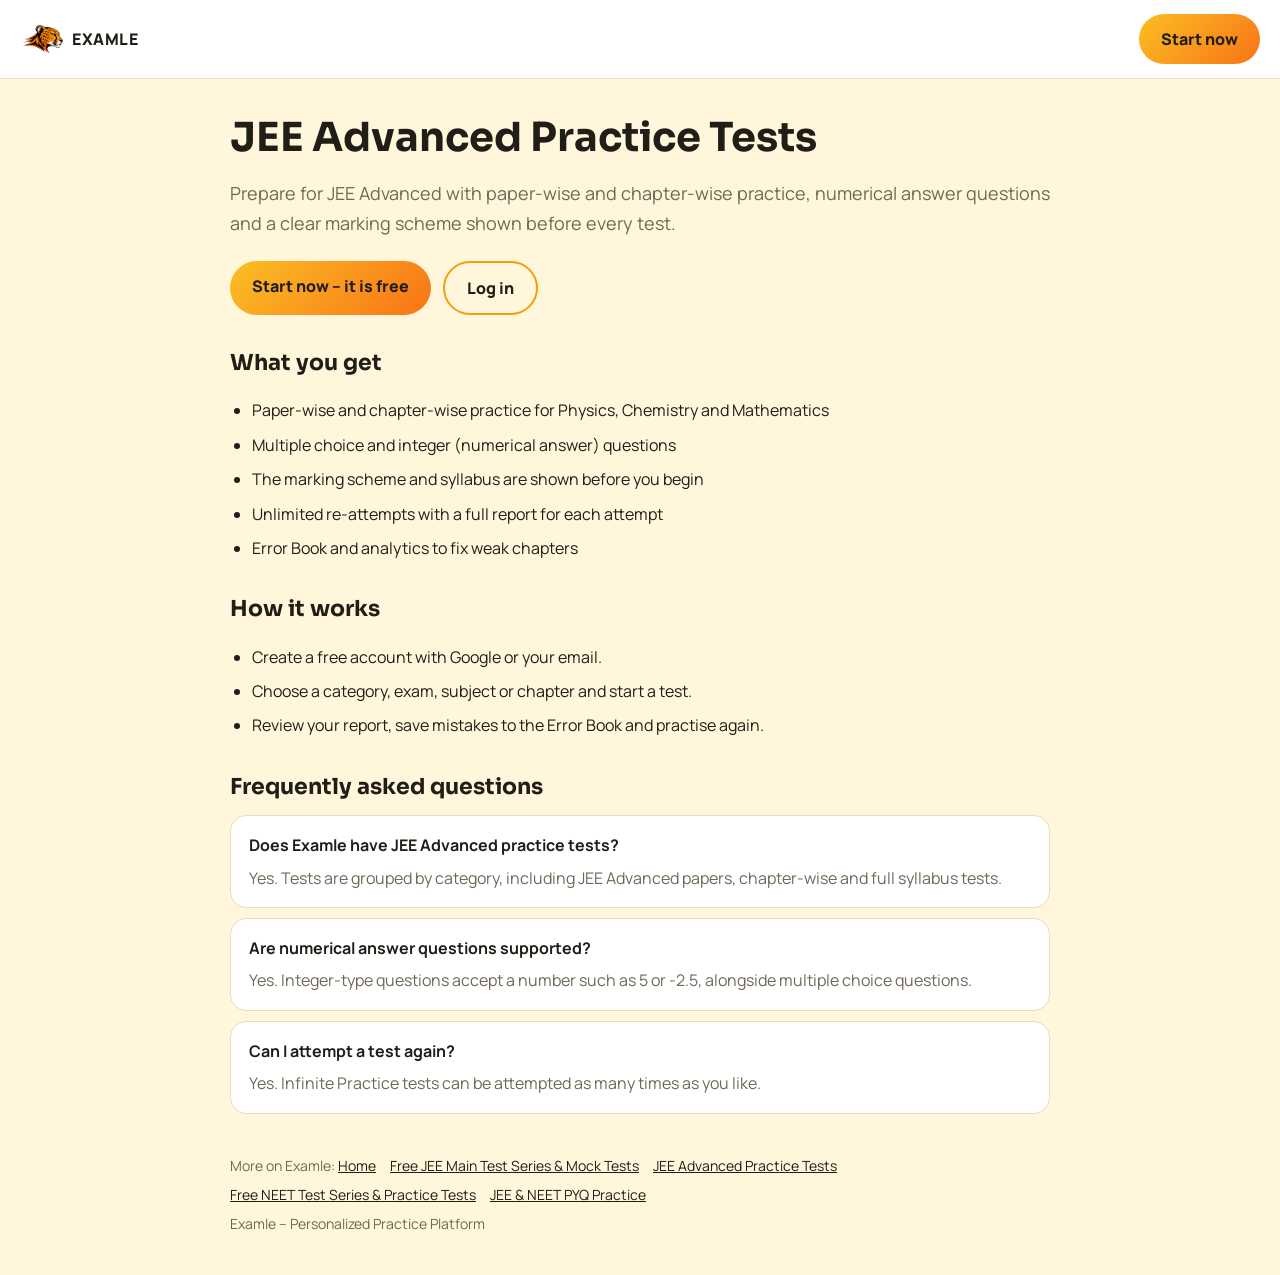
<file: jee-advanced-practice-tests.html>
<!DOCTYPE html>
<html lang="en">
<head>
<meta charset="UTF-8">
<meta name="viewport" content="width=device-width, initial-scale=1">
<title>JEE Advanced Practice Tests &amp; Paper-wise Practice | Examle</title>
<meta name="description" content="Prepare for JEE Advanced with paper-wise and chapter-wise practice, numerical answer questions and a clear marking scheme shown before every test.">
<meta name="robots" content="index, follow, max-image-preview:large">
<link rel="canonical" href="https://examle-tech.netlify.app/jee-advanced-practice-tests.html">
<meta property="og:type" content="website"><meta property="og:site_name" content="Examle">
<meta property="og:title" content="JEE Advanced Practice Tests &amp; Paper-wise Practice | Examle"><meta property="og:description" content="Prepare for JEE Advanced with paper-wise and chapter-wise practice, numerical answer questions and a clear marking scheme shown before every test.">
<meta property="og:url" content="https://examle-tech.netlify.app/jee-advanced-practice-tests.html"><meta property="og:image" content="https://examle-tech.netlify.app/assets/examle-emblem.png">
<meta name="twitter:card" content="summary"><meta name="theme-color" content="#0E0E10">
<link rel="icon" type="image/png" sizes="32x32" href="assets/examle-favicon-32.png">
<link rel="apple-touch-icon" href="assets/examle-apple-touch-icon.png">
<link rel="preconnect" href="https://fonts.googleapis.com">
<link rel="preconnect" href="https://fonts.gstatic.com" crossorigin>
<link href="https://fonts.googleapis.com/css2?family=Manrope:wght@400;500;600;700;800&family=Sora:wght@400;500;600;700;800&display=swap" rel="stylesheet">
<script type="application/ld+json">{"@context": "https://schema.org", "@graph": [{"@type": "WebPage", "@id": "https://examle-tech.netlify.app/jee-advanced-practice-tests.html", "url": "https://examle-tech.netlify.app/jee-advanced-practice-tests.html", "name": "JEE Advanced Practice Tests & Paper-wise Practice | Examle", "description": "Prepare for JEE Advanced with paper-wise and chapter-wise practice, numerical answer questions and a clear marking scheme shown before every test.", "isPartOf": {"@id": "https://examle-tech.netlify.app/#site"}, "inLanguage": "en-IN"}, {"@type": "BreadcrumbList", "itemListElement": [{"@type": "ListItem", "position": 1, "name": "Examle", "item": "https://examle-tech.netlify.app/"}, {"@type": "ListItem", "position": 2, "name": "JEE Advanced Practice Tests", "item": "https://examle-tech.netlify.app/jee-advanced-practice-tests.html"}]}, {"@type": "FAQPage", "mainEntity": [{"@type": "Question", "name": "Does Examle have JEE Advanced practice tests?", "acceptedAnswer": {"@type": "Answer", "text": "Yes. Tests are grouped by category, including JEE Advanced papers, chapter-wise and full syllabus tests."}}, {"@type": "Question", "name": "Are numerical answer questions supported?", "acceptedAnswer": {"@type": "Answer", "text": "Yes. Integer-type questions accept a number such as 5 or -2.5, alongside multiple choice questions."}}, {"@type": "Question", "name": "Can I attempt a test again?", "acceptedAnswer": {"@type": "Answer", "text": "Yes. Infinite Practice tests can be attempted as many times as you like."}}]}]}</script>
<style>
:root{--bg:#FFF6DC;--card:#fff;--ink:#211D17;--muted:#6f6858;--line:#ecdcb6;--brand:#F59E0B}
@media (prefers-color-scheme:dark){:root{--bg:#14161C;--card:#1E212B;--ink:#F1F2F6;--muted:#a3a9b8;--line:#2c303c}}
*{box-sizing:border-box}body{margin:0;font-family:"Manrope",-apple-system,BlinkMacSystemFont,"Segoe UI",Roboto,Arial,sans-serif;background:var(--bg);color:var(--ink);line-height:1.65}h1,h2{font-family:"Sora","Manrope",-apple-system,BlinkMacSystemFont,"Segoe UI",sans-serif}
header{display:flex;align-items:center;justify-content:space-between;gap:12px;padding:14px 20px;background:var(--card);border-bottom:1px solid var(--line)}
.brand{display:flex;align-items:center;gap:8px;font-weight:900;letter-spacing:.04em;color:var(--ink);text-decoration:none}.brand img{height:30px;width:auto}
.btn{display:inline-block;padding:12px 22px;border-radius:999px;background:linear-gradient(135deg,#FBBF24,#F97316);color:#211D17;font-weight:800;text-decoration:none}
main{max-width:860px;margin:0 auto;padding:36px 20px 20px}h1{font-size:clamp(26px,5vw,40px);line-height:1.15;margin:0 0 12px}h2{font-size:22px;margin:30px 0 10px}
.lead{font-size:18px;color:var(--muted)}ul{padding-left:22px}li{margin:8px 0}
.card{background:var(--card);border:1px solid var(--line);border-radius:16px;padding:16px 18px;margin:10px 0}.card h3{margin:0 0 6px;font-size:16px}.card p{margin:0;color:var(--muted)}
.cta{display:flex;flex-wrap:wrap;gap:12px;margin:22px 0}.ghost{background:transparent;border:2px solid var(--brand);color:var(--ink)}
footer{max-width:860px;margin:0 auto;padding:10px 20px 40px;color:var(--muted);font-size:14px}footer a{color:var(--ink);margin-right:14px;display:inline-block;margin-bottom:6px}
</style>
</head>
<body>
<header><a class="brand" href="/"><img src="assets/examle-head.png" alt="Examle logo" width="44" height="30">EXAMLE</a><a class="btn" href="/#/register">Start now</a></header>
<main>
<h1>JEE Advanced Practice Tests</h1>
<p class="lead">Prepare for JEE Advanced with paper-wise and chapter-wise practice, numerical answer questions and a clear marking scheme shown before every test.</p>
<div class="cta"><a class="btn" href="/#/register">Start now – it is free</a><a class="btn ghost" href="/#/login">Log in</a></div>
<h2>What you get</h2>
<ul><li>Paper-wise and chapter-wise practice for Physics, Chemistry and Mathematics</li><li>Multiple choice and integer (numerical answer) questions</li><li>The marking scheme and syllabus are shown before you begin</li><li>Unlimited re-attempts with a full report for each attempt</li><li>Error Book and analytics to fix weak chapters</li></ul>
<h2>How it works</h2>
<ul><li>Create a free account with Google or your email.</li><li>Choose a category, exam, subject or chapter and start a test.</li><li>Review your report, save mistakes to the Error Book and practise again.</li></ul>
<h2>Frequently asked questions</h2>
<div class="card"><h3>Does Examle have JEE Advanced practice tests?</h3><p>Yes. Tests are grouped by category, including JEE Advanced papers, chapter-wise and full syllabus tests.</p></div><div class="card"><h3>Are numerical answer questions supported?</h3><p>Yes. Integer-type questions accept a number such as 5 or -2.5, alongside multiple choice questions.</p></div><div class="card"><h3>Can I attempt a test again?</h3><p>Yes. Infinite Practice tests can be attempted as many times as you like.</p></div>
</main>
<footer><div>More on Examle: <a href="/">Home</a><a href="jee-main-test-series.html">Free JEE Main Test Series &amp; Mock Tests</a><a href="jee-advanced-practice-tests.html">JEE Advanced Practice Tests</a><a href="neet-test-series.html">Free NEET Test Series &amp; Practice Tests</a><a href="jee-pyq-practice.html">JEE &amp; NEET PYQ Practice</a></div><div>Examle – Personalized Practice Platform</div></footer>
</body>
</html>
</file>
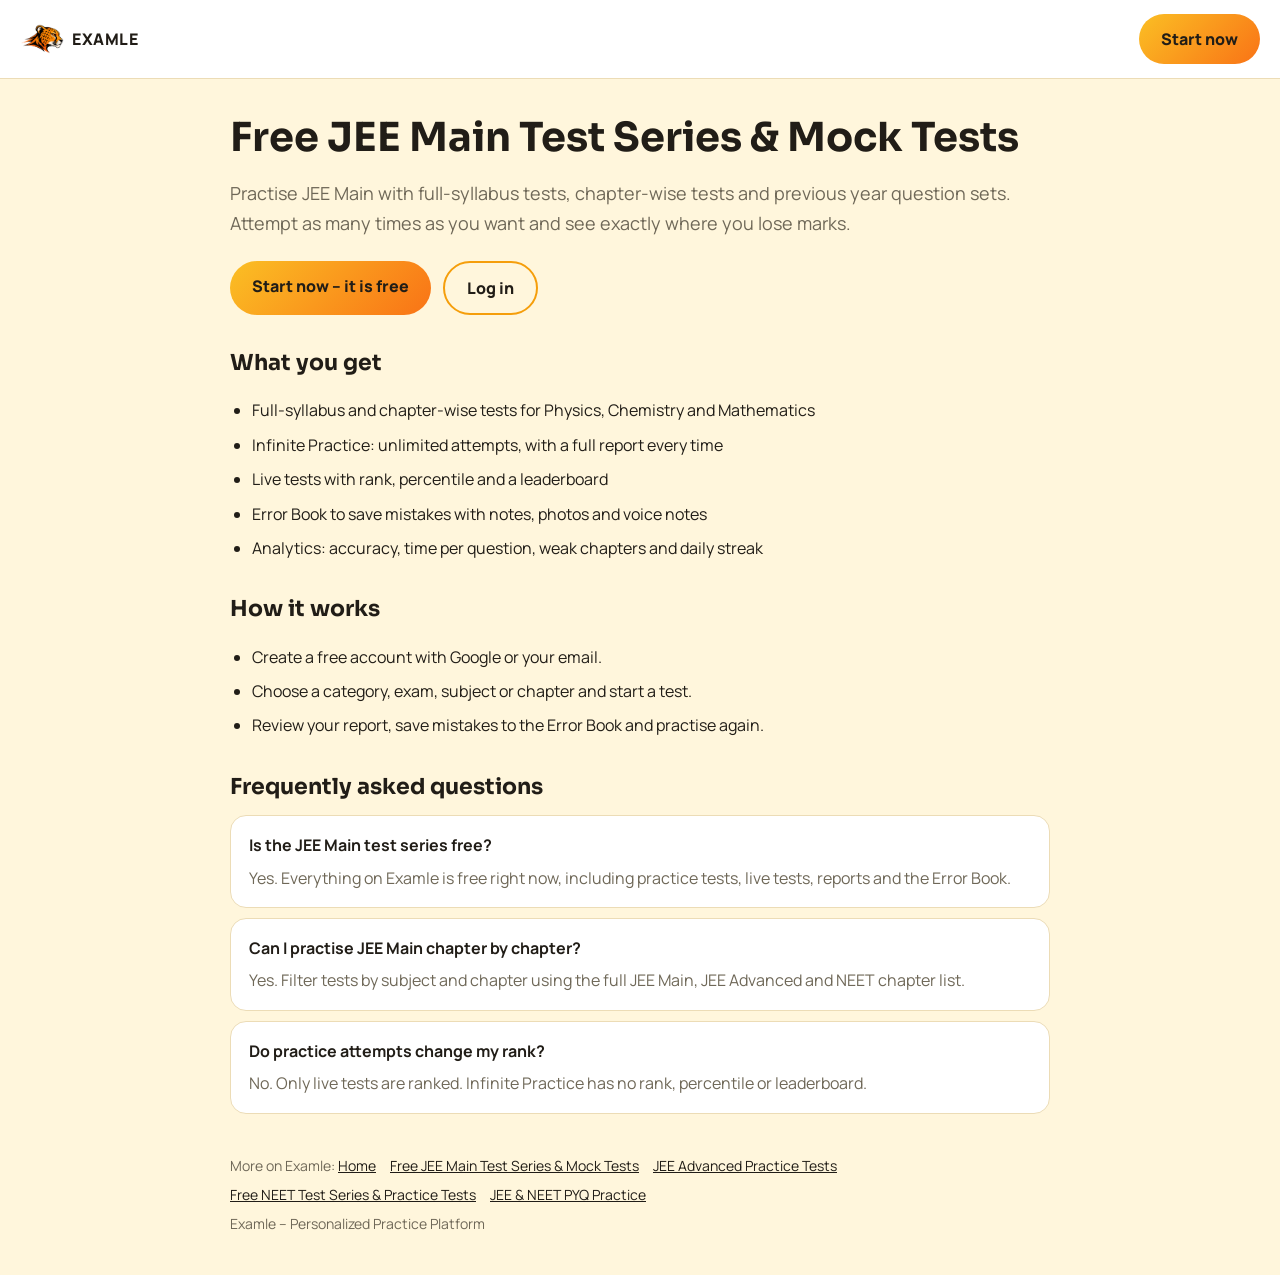
<file: jee-main-test-series.html>
<!DOCTYPE html>
<html lang="en">
<head>
<meta charset="UTF-8">
<meta name="viewport" content="width=device-width, initial-scale=1">
<title>Free JEE Main Test Series &amp; Mock Tests Online | Examle</title>
<meta name="description" content="Practise JEE Main with full-syllabus tests, chapter-wise tests and previous year question sets. Attempt as many times as you want and see exactly where you lose marks.">
<meta name="robots" content="index, follow, max-image-preview:large">
<link rel="canonical" href="https://examle-tech.netlify.app/jee-main-test-series.html">
<meta property="og:type" content="website"><meta property="og:site_name" content="Examle">
<meta property="og:title" content="Free JEE Main Test Series &amp; Mock Tests Online | Examle"><meta property="og:description" content="Practise JEE Main with full-syllabus tests, chapter-wise tests and previous year question sets. Attempt as many times as you want and see exactly where you lose marks.">
<meta property="og:url" content="https://examle-tech.netlify.app/jee-main-test-series.html"><meta property="og:image" content="https://examle-tech.netlify.app/assets/examle-emblem.png">
<meta name="twitter:card" content="summary"><meta name="theme-color" content="#0E0E10">
<link rel="icon" type="image/png" sizes="32x32" href="assets/examle-favicon-32.png">
<link rel="apple-touch-icon" href="assets/examle-apple-touch-icon.png">
<link rel="preconnect" href="https://fonts.googleapis.com">
<link rel="preconnect" href="https://fonts.gstatic.com" crossorigin>
<link href="https://fonts.googleapis.com/css2?family=Manrope:wght@400;500;600;700;800&family=Sora:wght@400;500;600;700;800&display=swap" rel="stylesheet">
<script type="application/ld+json">{"@context": "https://schema.org", "@graph": [{"@type": "WebPage", "@id": "https://examle-tech.netlify.app/jee-main-test-series.html", "url": "https://examle-tech.netlify.app/jee-main-test-series.html", "name": "Free JEE Main Test Series & Mock Tests Online | Examle", "description": "Practise JEE Main with full-syllabus tests, chapter-wise tests and previous year question sets. Attempt as many times as you want and see exactly where you lose marks.", "isPartOf": {"@id": "https://examle-tech.netlify.app/#site"}, "inLanguage": "en-IN"}, {"@type": "BreadcrumbList", "itemListElement": [{"@type": "ListItem", "position": 1, "name": "Examle", "item": "https://examle-tech.netlify.app/"}, {"@type": "ListItem", "position": 2, "name": "Free JEE Main Test Series & Mock Tests", "item": "https://examle-tech.netlify.app/jee-main-test-series.html"}]}, {"@type": "FAQPage", "mainEntity": [{"@type": "Question", "name": "Is the JEE Main test series free?", "acceptedAnswer": {"@type": "Answer", "text": "Yes. Everything on Examle is free right now, including practice tests, live tests, reports and the Error Book."}}, {"@type": "Question", "name": "Can I practise JEE Main chapter by chapter?", "acceptedAnswer": {"@type": "Answer", "text": "Yes. Filter tests by subject and chapter using the full JEE Main, JEE Advanced and NEET chapter list."}}, {"@type": "Question", "name": "Do practice attempts change my rank?", "acceptedAnswer": {"@type": "Answer", "text": "No. Only live tests are ranked. Infinite Practice has no rank, percentile or leaderboard."}}]}]}</script>
<style>
:root{--bg:#FFF6DC;--card:#fff;--ink:#211D17;--muted:#6f6858;--line:#ecdcb6;--brand:#F59E0B}
@media (prefers-color-scheme:dark){:root{--bg:#14161C;--card:#1E212B;--ink:#F1F2F6;--muted:#a3a9b8;--line:#2c303c}}
*{box-sizing:border-box}body{margin:0;font-family:"Manrope",-apple-system,BlinkMacSystemFont,"Segoe UI",Roboto,Arial,sans-serif;background:var(--bg);color:var(--ink);line-height:1.65}h1,h2{font-family:"Sora","Manrope",-apple-system,BlinkMacSystemFont,"Segoe UI",sans-serif}
header{display:flex;align-items:center;justify-content:space-between;gap:12px;padding:14px 20px;background:var(--card);border-bottom:1px solid var(--line)}
.brand{display:flex;align-items:center;gap:8px;font-weight:900;letter-spacing:.04em;color:var(--ink);text-decoration:none}.brand img{height:30px;width:auto}
.btn{display:inline-block;padding:12px 22px;border-radius:999px;background:linear-gradient(135deg,#FBBF24,#F97316);color:#211D17;font-weight:800;text-decoration:none}
main{max-width:860px;margin:0 auto;padding:36px 20px 20px}h1{font-size:clamp(26px,5vw,40px);line-height:1.15;margin:0 0 12px}h2{font-size:22px;margin:30px 0 10px}
.lead{font-size:18px;color:var(--muted)}ul{padding-left:22px}li{margin:8px 0}
.card{background:var(--card);border:1px solid var(--line);border-radius:16px;padding:16px 18px;margin:10px 0}.card h3{margin:0 0 6px;font-size:16px}.card p{margin:0;color:var(--muted)}
.cta{display:flex;flex-wrap:wrap;gap:12px;margin:22px 0}.ghost{background:transparent;border:2px solid var(--brand);color:var(--ink)}
footer{max-width:860px;margin:0 auto;padding:10px 20px 40px;color:var(--muted);font-size:14px}footer a{color:var(--ink);margin-right:14px;display:inline-block;margin-bottom:6px}
</style>
</head>
<body>
<header><a class="brand" href="/"><img src="assets/examle-head.png" alt="Examle logo" width="44" height="30">EXAMLE</a><a class="btn" href="/#/register">Start now</a></header>
<main>
<h1>Free JEE Main Test Series &amp; Mock Tests</h1>
<p class="lead">Practise JEE Main with full-syllabus tests, chapter-wise tests and previous year question sets. Attempt as many times as you want and see exactly where you lose marks.</p>
<div class="cta"><a class="btn" href="/#/register">Start now – it is free</a><a class="btn ghost" href="/#/login">Log in</a></div>
<h2>What you get</h2>
<ul><li>Full-syllabus and chapter-wise tests for Physics, Chemistry and Mathematics</li><li>Infinite Practice: unlimited attempts, with a full report every time</li><li>Live tests with rank, percentile and a leaderboard</li><li>Error Book to save mistakes with notes, photos and voice notes</li><li>Analytics: accuracy, time per question, weak chapters and daily streak</li></ul>
<h2>How it works</h2>
<ul><li>Create a free account with Google or your email.</li><li>Choose a category, exam, subject or chapter and start a test.</li><li>Review your report, save mistakes to the Error Book and practise again.</li></ul>
<h2>Frequently asked questions</h2>
<div class="card"><h3>Is the JEE Main test series free?</h3><p>Yes. Everything on Examle is free right now, including practice tests, live tests, reports and the Error Book.</p></div><div class="card"><h3>Can I practise JEE Main chapter by chapter?</h3><p>Yes. Filter tests by subject and chapter using the full JEE Main, JEE Advanced and NEET chapter list.</p></div><div class="card"><h3>Do practice attempts change my rank?</h3><p>No. Only live tests are ranked. Infinite Practice has no rank, percentile or leaderboard.</p></div>
</main>
<footer><div>More on Examle: <a href="/">Home</a><a href="jee-main-test-series.html">Free JEE Main Test Series &amp; Mock Tests</a><a href="jee-advanced-practice-tests.html">JEE Advanced Practice Tests</a><a href="neet-test-series.html">Free NEET Test Series &amp; Practice Tests</a><a href="jee-pyq-practice.html">JEE &amp; NEET PYQ Practice</a></div><div>Examle – Personalized Practice Platform</div></footer>
</body>
</html>
</file>
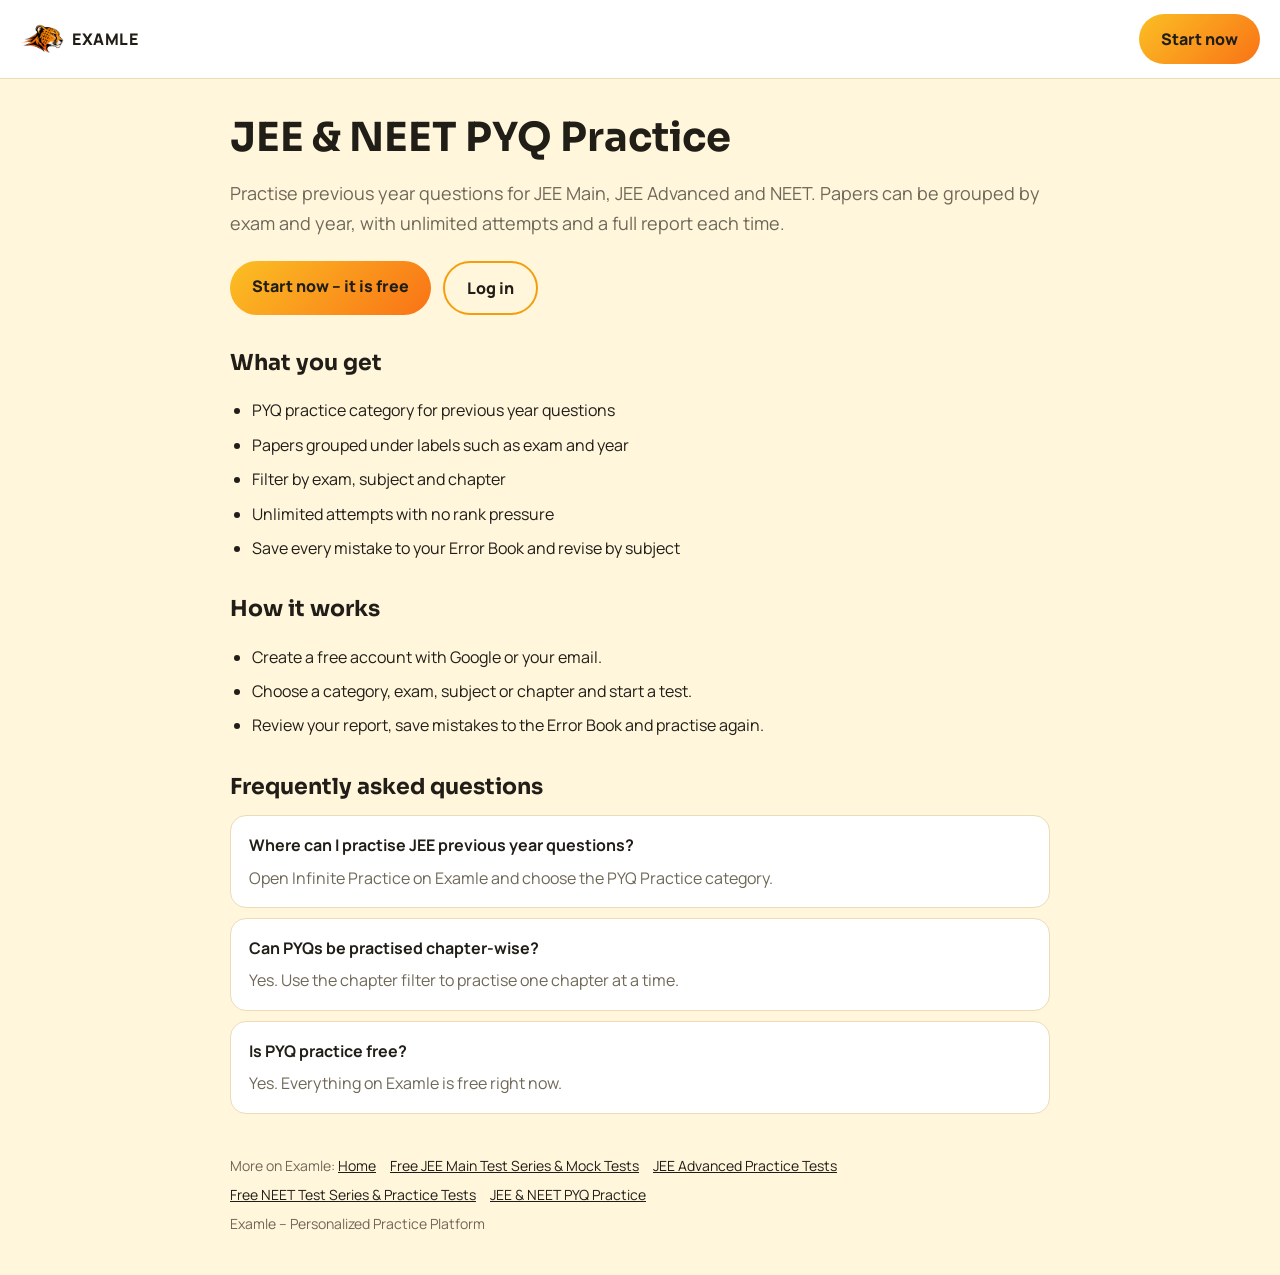
<file: jee-pyq-practice.html>
<!DOCTYPE html>
<html lang="en">
<head>
<meta charset="UTF-8">
<meta name="viewport" content="width=device-width, initial-scale=1">
<title>JEE &amp; NEET PYQ Practice – Chapter-wise Previous Year Questions | Examle</title>
<meta name="description" content="Practise previous year questions for JEE Main, JEE Advanced and NEET. Papers can be grouped by exam and year, with unlimited attempts and a full report each time.">
<meta name="robots" content="index, follow, max-image-preview:large">
<link rel="canonical" href="https://examle-tech.netlify.app/jee-pyq-practice.html">
<meta property="og:type" content="website"><meta property="og:site_name" content="Examle">
<meta property="og:title" content="JEE &amp; NEET PYQ Practice – Chapter-wise Previous Year Questions | Examle"><meta property="og:description" content="Practise previous year questions for JEE Main, JEE Advanced and NEET. Papers can be grouped by exam and year, with unlimited attempts and a full report each time.">
<meta property="og:url" content="https://examle-tech.netlify.app/jee-pyq-practice.html"><meta property="og:image" content="https://examle-tech.netlify.app/assets/examle-emblem.png">
<meta name="twitter:card" content="summary"><meta name="theme-color" content="#0E0E10">
<link rel="icon" type="image/png" sizes="32x32" href="assets/examle-favicon-32.png">
<link rel="apple-touch-icon" href="assets/examle-apple-touch-icon.png">
<link rel="preconnect" href="https://fonts.googleapis.com">
<link rel="preconnect" href="https://fonts.gstatic.com" crossorigin>
<link href="https://fonts.googleapis.com/css2?family=Manrope:wght@400;500;600;700;800&family=Sora:wght@400;500;600;700;800&display=swap" rel="stylesheet">
<script type="application/ld+json">{"@context": "https://schema.org", "@graph": [{"@type": "WebPage", "@id": "https://examle-tech.netlify.app/jee-pyq-practice.html", "url": "https://examle-tech.netlify.app/jee-pyq-practice.html", "name": "JEE & NEET PYQ Practice – Chapter-wise Previous Year Questions | Examle", "description": "Practise previous year questions for JEE Main, JEE Advanced and NEET. Papers can be grouped by exam and year, with unlimited attempts and a full report each time.", "isPartOf": {"@id": "https://examle-tech.netlify.app/#site"}, "inLanguage": "en-IN"}, {"@type": "BreadcrumbList", "itemListElement": [{"@type": "ListItem", "position": 1, "name": "Examle", "item": "https://examle-tech.netlify.app/"}, {"@type": "ListItem", "position": 2, "name": "JEE & NEET PYQ Practice", "item": "https://examle-tech.netlify.app/jee-pyq-practice.html"}]}, {"@type": "FAQPage", "mainEntity": [{"@type": "Question", "name": "Where can I practise JEE previous year questions?", "acceptedAnswer": {"@type": "Answer", "text": "Open Infinite Practice on Examle and choose the PYQ Practice category."}}, {"@type": "Question", "name": "Can PYQs be practised chapter-wise?", "acceptedAnswer": {"@type": "Answer", "text": "Yes. Use the chapter filter to practise one chapter at a time."}}, {"@type": "Question", "name": "Is PYQ practice free?", "acceptedAnswer": {"@type": "Answer", "text": "Yes. Everything on Examle is free right now."}}]}]}</script>
<style>
:root{--bg:#FFF6DC;--card:#fff;--ink:#211D17;--muted:#6f6858;--line:#ecdcb6;--brand:#F59E0B}
@media (prefers-color-scheme:dark){:root{--bg:#14161C;--card:#1E212B;--ink:#F1F2F6;--muted:#a3a9b8;--line:#2c303c}}
*{box-sizing:border-box}body{margin:0;font-family:"Manrope",-apple-system,BlinkMacSystemFont,"Segoe UI",Roboto,Arial,sans-serif;background:var(--bg);color:var(--ink);line-height:1.65}h1,h2{font-family:"Sora","Manrope",-apple-system,BlinkMacSystemFont,"Segoe UI",sans-serif}
header{display:flex;align-items:center;justify-content:space-between;gap:12px;padding:14px 20px;background:var(--card);border-bottom:1px solid var(--line)}
.brand{display:flex;align-items:center;gap:8px;font-weight:900;letter-spacing:.04em;color:var(--ink);text-decoration:none}.brand img{height:30px;width:auto}
.btn{display:inline-block;padding:12px 22px;border-radius:999px;background:linear-gradient(135deg,#FBBF24,#F97316);color:#211D17;font-weight:800;text-decoration:none}
main{max-width:860px;margin:0 auto;padding:36px 20px 20px}h1{font-size:clamp(26px,5vw,40px);line-height:1.15;margin:0 0 12px}h2{font-size:22px;margin:30px 0 10px}
.lead{font-size:18px;color:var(--muted)}ul{padding-left:22px}li{margin:8px 0}
.card{background:var(--card);border:1px solid var(--line);border-radius:16px;padding:16px 18px;margin:10px 0}.card h3{margin:0 0 6px;font-size:16px}.card p{margin:0;color:var(--muted)}
.cta{display:flex;flex-wrap:wrap;gap:12px;margin:22px 0}.ghost{background:transparent;border:2px solid var(--brand);color:var(--ink)}
footer{max-width:860px;margin:0 auto;padding:10px 20px 40px;color:var(--muted);font-size:14px}footer a{color:var(--ink);margin-right:14px;display:inline-block;margin-bottom:6px}
</style>
</head>
<body>
<header><a class="brand" href="/"><img src="assets/examle-head.png" alt="Examle logo" width="44" height="30">EXAMLE</a><a class="btn" href="/#/register">Start now</a></header>
<main>
<h1>JEE &amp; NEET PYQ Practice</h1>
<p class="lead">Practise previous year questions for JEE Main, JEE Advanced and NEET. Papers can be grouped by exam and year, with unlimited attempts and a full report each time.</p>
<div class="cta"><a class="btn" href="/#/register">Start now – it is free</a><a class="btn ghost" href="/#/login">Log in</a></div>
<h2>What you get</h2>
<ul><li>PYQ practice category for previous year questions</li><li>Papers grouped under labels such as exam and year</li><li>Filter by exam, subject and chapter</li><li>Unlimited attempts with no rank pressure</li><li>Save every mistake to your Error Book and revise by subject</li></ul>
<h2>How it works</h2>
<ul><li>Create a free account with Google or your email.</li><li>Choose a category, exam, subject or chapter and start a test.</li><li>Review your report, save mistakes to the Error Book and practise again.</li></ul>
<h2>Frequently asked questions</h2>
<div class="card"><h3>Where can I practise JEE previous year questions?</h3><p>Open Infinite Practice on Examle and choose the PYQ Practice category.</p></div><div class="card"><h3>Can PYQs be practised chapter-wise?</h3><p>Yes. Use the chapter filter to practise one chapter at a time.</p></div><div class="card"><h3>Is PYQ practice free?</h3><p>Yes. Everything on Examle is free right now.</p></div>
</main>
<footer><div>More on Examle: <a href="/">Home</a><a href="jee-main-test-series.html">Free JEE Main Test Series &amp; Mock Tests</a><a href="jee-advanced-practice-tests.html">JEE Advanced Practice Tests</a><a href="neet-test-series.html">Free NEET Test Series &amp; Practice Tests</a><a href="jee-pyq-practice.html">JEE &amp; NEET PYQ Practice</a></div><div>Examle – Personalized Practice Platform</div></footer>
</body>
</html>
</file>
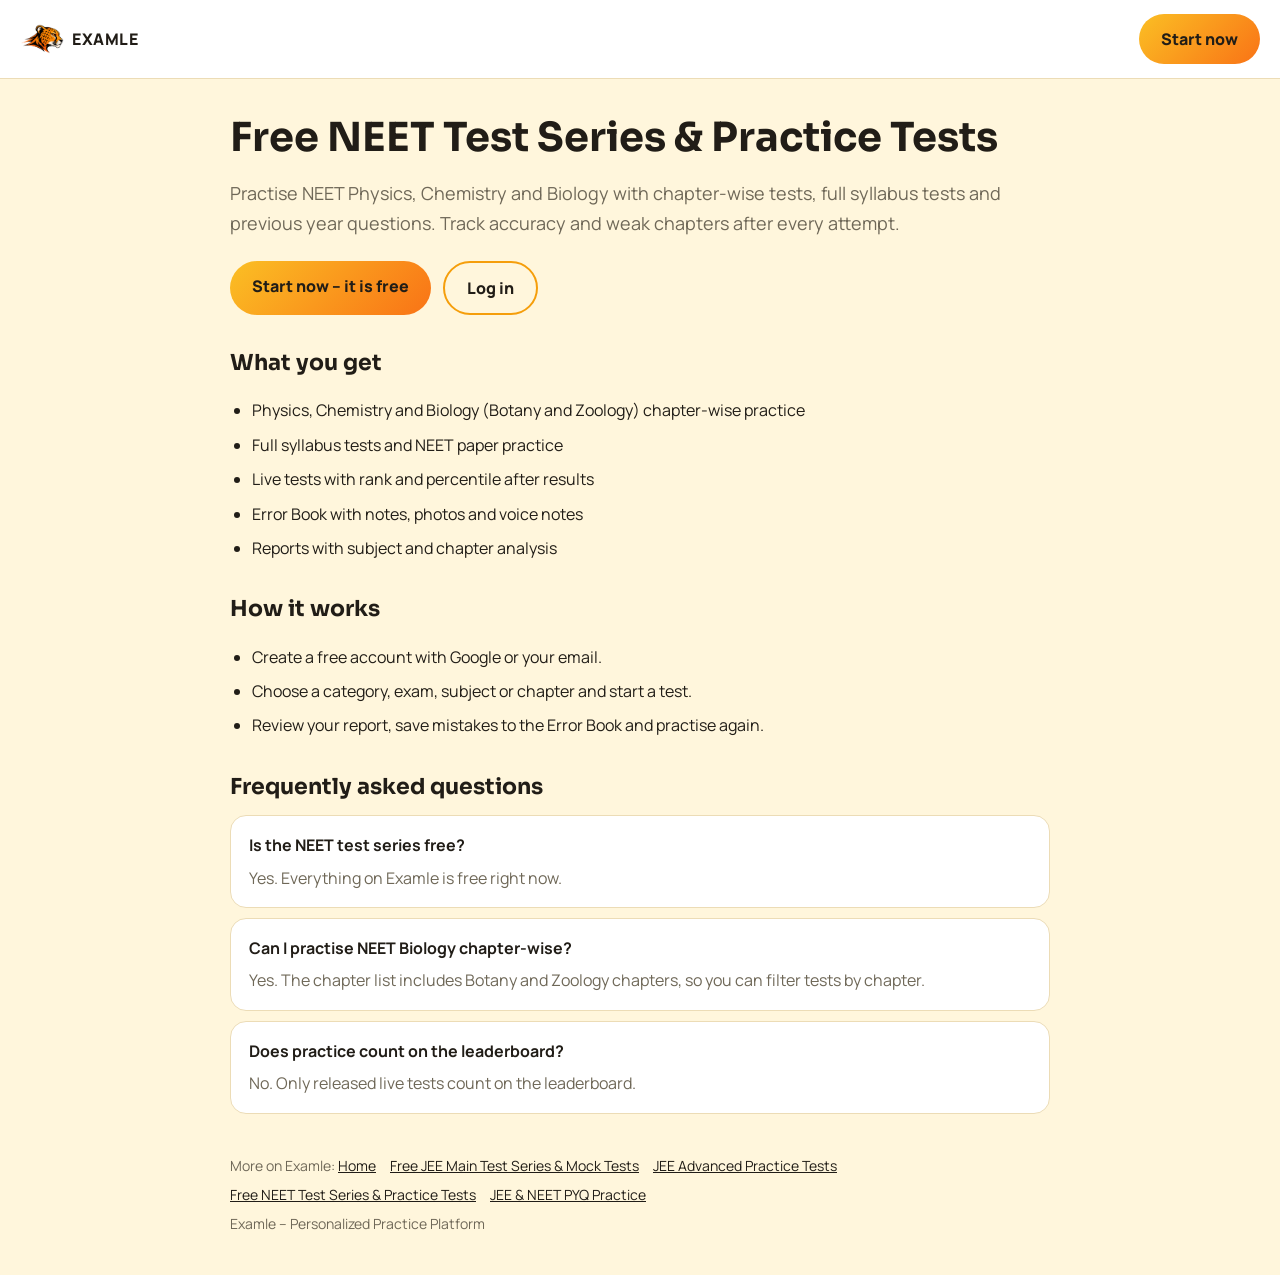
<file: neet-test-series.html>
<!DOCTYPE html>
<html lang="en">
<head>
<meta charset="UTF-8">
<meta name="viewport" content="width=device-width, initial-scale=1">
<title>Free NEET Test Series &amp; Practice Tests Online | Examle</title>
<meta name="description" content="Practise NEET Physics, Chemistry and Biology with chapter-wise tests, full syllabus tests and previous year questions. Track accuracy and weak chapters after every attempt.">
<meta name="robots" content="index, follow, max-image-preview:large">
<link rel="canonical" href="https://examle-tech.netlify.app/neet-test-series.html">
<meta property="og:type" content="website"><meta property="og:site_name" content="Examle">
<meta property="og:title" content="Free NEET Test Series &amp; Practice Tests Online | Examle"><meta property="og:description" content="Practise NEET Physics, Chemistry and Biology with chapter-wise tests, full syllabus tests and previous year questions. Track accuracy and weak chapters after every attempt.">
<meta property="og:url" content="https://examle-tech.netlify.app/neet-test-series.html"><meta property="og:image" content="https://examle-tech.netlify.app/assets/examle-emblem.png">
<meta name="twitter:card" content="summary"><meta name="theme-color" content="#0E0E10">
<link rel="icon" type="image/png" sizes="32x32" href="assets/examle-favicon-32.png">
<link rel="apple-touch-icon" href="assets/examle-apple-touch-icon.png">
<link rel="preconnect" href="https://fonts.googleapis.com">
<link rel="preconnect" href="https://fonts.gstatic.com" crossorigin>
<link href="https://fonts.googleapis.com/css2?family=Manrope:wght@400;500;600;700;800&family=Sora:wght@400;500;600;700;800&display=swap" rel="stylesheet">
<script type="application/ld+json">{"@context": "https://schema.org", "@graph": [{"@type": "WebPage", "@id": "https://examle-tech.netlify.app/neet-test-series.html", "url": "https://examle-tech.netlify.app/neet-test-series.html", "name": "Free NEET Test Series & Practice Tests Online | Examle", "description": "Practise NEET Physics, Chemistry and Biology with chapter-wise tests, full syllabus tests and previous year questions. Track accuracy and weak chapters after every attempt.", "isPartOf": {"@id": "https://examle-tech.netlify.app/#site"}, "inLanguage": "en-IN"}, {"@type": "BreadcrumbList", "itemListElement": [{"@type": "ListItem", "position": 1, "name": "Examle", "item": "https://examle-tech.netlify.app/"}, {"@type": "ListItem", "position": 2, "name": "Free NEET Test Series & Practice Tests", "item": "https://examle-tech.netlify.app/neet-test-series.html"}]}, {"@type": "FAQPage", "mainEntity": [{"@type": "Question", "name": "Is the NEET test series free?", "acceptedAnswer": {"@type": "Answer", "text": "Yes. Everything on Examle is free right now."}}, {"@type": "Question", "name": "Can I practise NEET Biology chapter-wise?", "acceptedAnswer": {"@type": "Answer", "text": "Yes. The chapter list includes Botany and Zoology chapters, so you can filter tests by chapter."}}, {"@type": "Question", "name": "Does practice count on the leaderboard?", "acceptedAnswer": {"@type": "Answer", "text": "No. Only released live tests count on the leaderboard."}}]}]}</script>
<style>
:root{--bg:#FFF6DC;--card:#fff;--ink:#211D17;--muted:#6f6858;--line:#ecdcb6;--brand:#F59E0B}
@media (prefers-color-scheme:dark){:root{--bg:#14161C;--card:#1E212B;--ink:#F1F2F6;--muted:#a3a9b8;--line:#2c303c}}
*{box-sizing:border-box}body{margin:0;font-family:"Manrope",-apple-system,BlinkMacSystemFont,"Segoe UI",Roboto,Arial,sans-serif;background:var(--bg);color:var(--ink);line-height:1.65}h1,h2{font-family:"Sora","Manrope",-apple-system,BlinkMacSystemFont,"Segoe UI",sans-serif}
header{display:flex;align-items:center;justify-content:space-between;gap:12px;padding:14px 20px;background:var(--card);border-bottom:1px solid var(--line)}
.brand{display:flex;align-items:center;gap:8px;font-weight:900;letter-spacing:.04em;color:var(--ink);text-decoration:none}.brand img{height:30px;width:auto}
.btn{display:inline-block;padding:12px 22px;border-radius:999px;background:linear-gradient(135deg,#FBBF24,#F97316);color:#211D17;font-weight:800;text-decoration:none}
main{max-width:860px;margin:0 auto;padding:36px 20px 20px}h1{font-size:clamp(26px,5vw,40px);line-height:1.15;margin:0 0 12px}h2{font-size:22px;margin:30px 0 10px}
.lead{font-size:18px;color:var(--muted)}ul{padding-left:22px}li{margin:8px 0}
.card{background:var(--card);border:1px solid var(--line);border-radius:16px;padding:16px 18px;margin:10px 0}.card h3{margin:0 0 6px;font-size:16px}.card p{margin:0;color:var(--muted)}
.cta{display:flex;flex-wrap:wrap;gap:12px;margin:22px 0}.ghost{background:transparent;border:2px solid var(--brand);color:var(--ink)}
footer{max-width:860px;margin:0 auto;padding:10px 20px 40px;color:var(--muted);font-size:14px}footer a{color:var(--ink);margin-right:14px;display:inline-block;margin-bottom:6px}
</style>
</head>
<body>
<header><a class="brand" href="/"><img src="assets/examle-head.png" alt="Examle logo" width="44" height="30">EXAMLE</a><a class="btn" href="/#/register">Start now</a></header>
<main>
<h1>Free NEET Test Series &amp; Practice Tests</h1>
<p class="lead">Practise NEET Physics, Chemistry and Biology with chapter-wise tests, full syllabus tests and previous year questions. Track accuracy and weak chapters after every attempt.</p>
<div class="cta"><a class="btn" href="/#/register">Start now – it is free</a><a class="btn ghost" href="/#/login">Log in</a></div>
<h2>What you get</h2>
<ul><li>Physics, Chemistry and Biology (Botany and Zoology) chapter-wise practice</li><li>Full syllabus tests and NEET paper practice</li><li>Live tests with rank and percentile after results</li><li>Error Book with notes, photos and voice notes</li><li>Reports with subject and chapter analysis</li></ul>
<h2>How it works</h2>
<ul><li>Create a free account with Google or your email.</li><li>Choose a category, exam, subject or chapter and start a test.</li><li>Review your report, save mistakes to the Error Book and practise again.</li></ul>
<h2>Frequently asked questions</h2>
<div class="card"><h3>Is the NEET test series free?</h3><p>Yes. Everything on Examle is free right now.</p></div><div class="card"><h3>Can I practise NEET Biology chapter-wise?</h3><p>Yes. The chapter list includes Botany and Zoology chapters, so you can filter tests by chapter.</p></div><div class="card"><h3>Does practice count on the leaderboard?</h3><p>No. Only released live tests count on the leaderboard.</p></div>
</main>
<footer><div>More on Examle: <a href="/">Home</a><a href="jee-main-test-series.html">Free JEE Main Test Series &amp; Mock Tests</a><a href="jee-advanced-practice-tests.html">JEE Advanced Practice Tests</a><a href="neet-test-series.html">Free NEET Test Series &amp; Practice Tests</a><a href="jee-pyq-practice.html">JEE &amp; NEET PYQ Practice</a></div><div>Examle – Personalized Practice Platform</div></footer>
</body>
</html>
</file>
